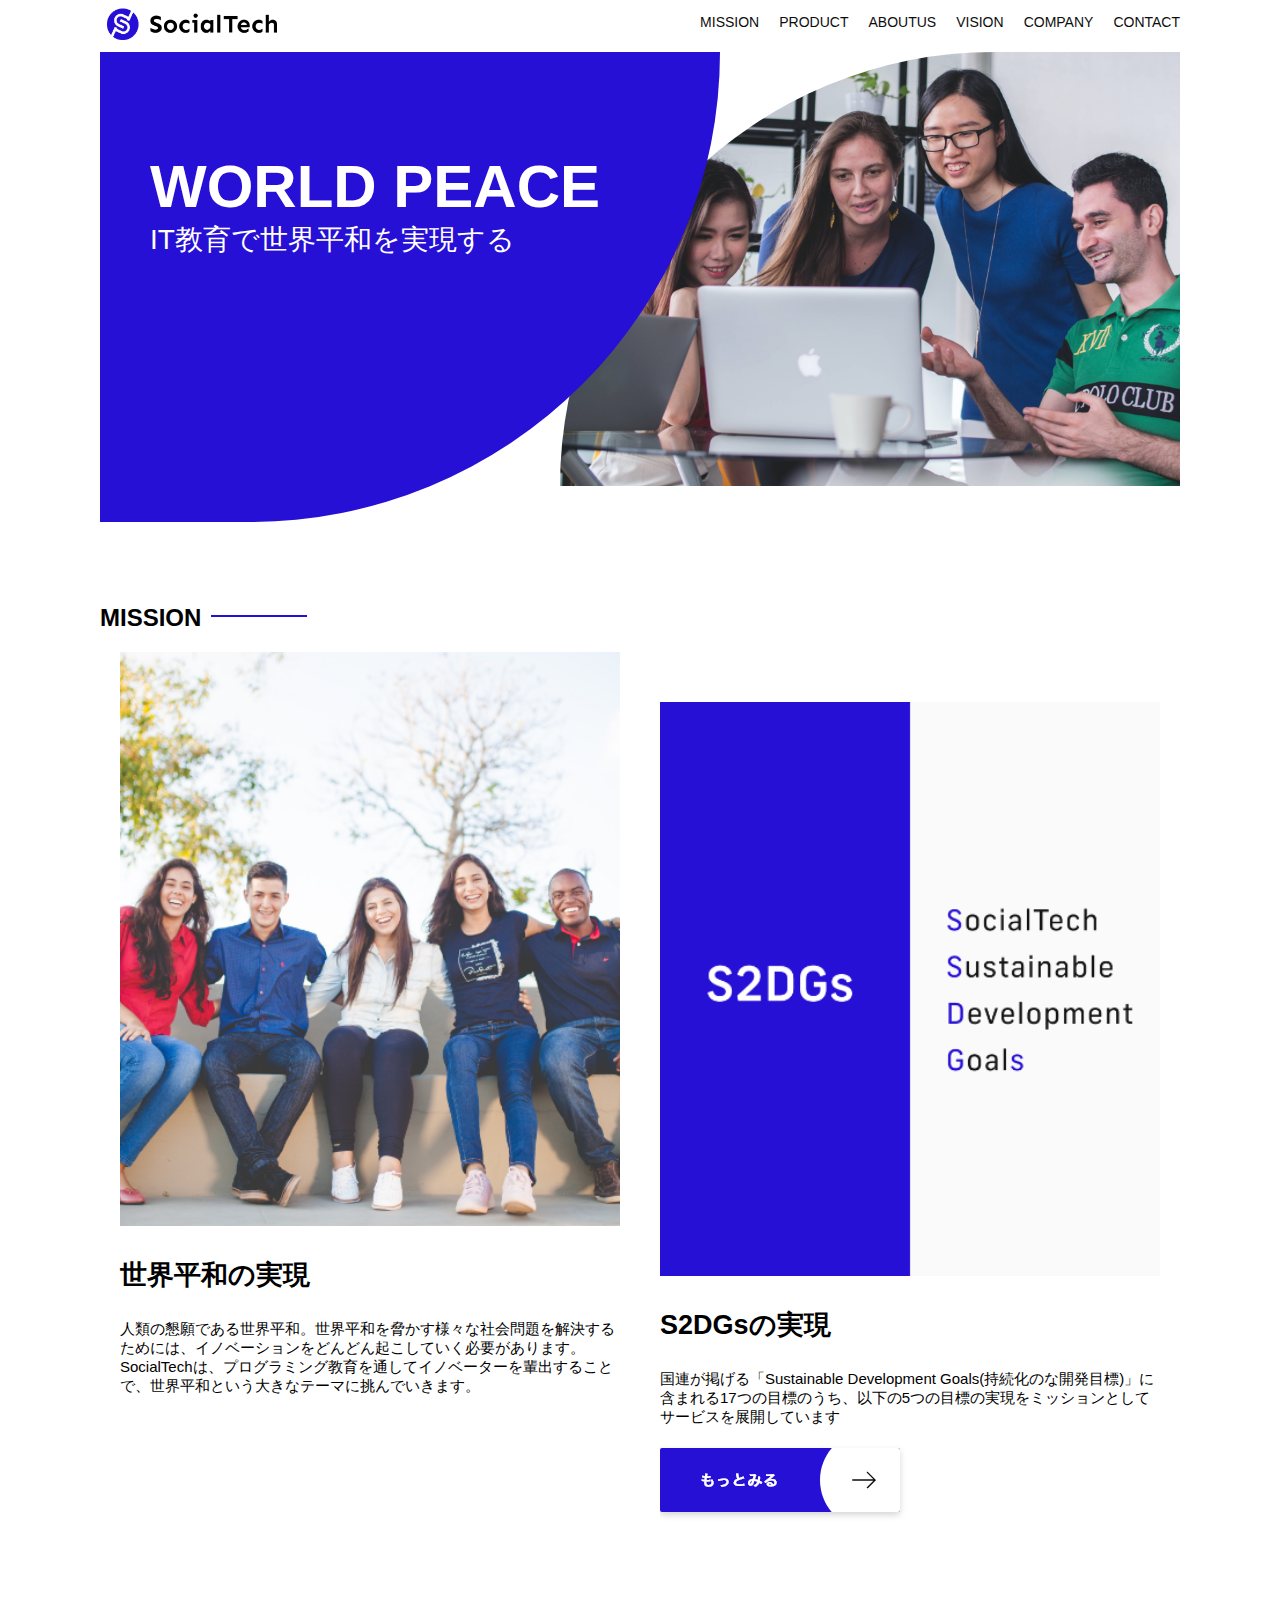
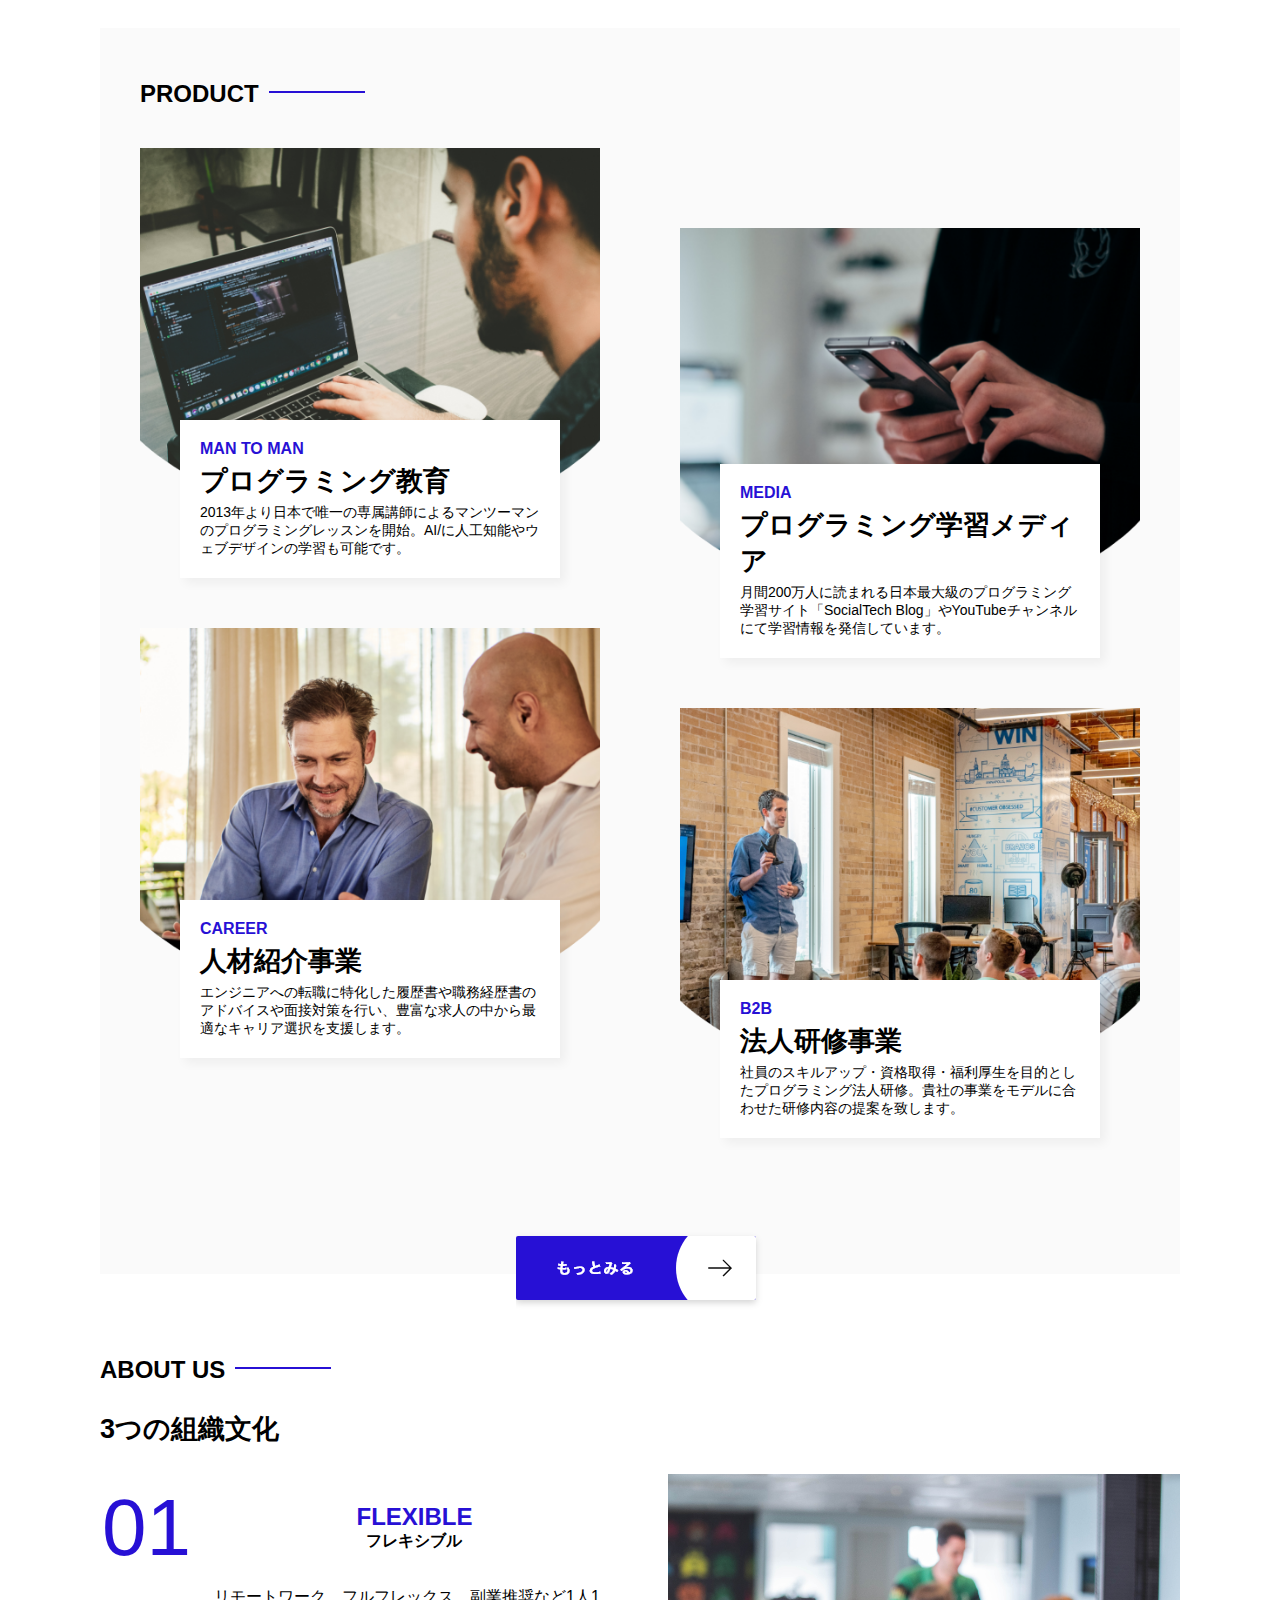
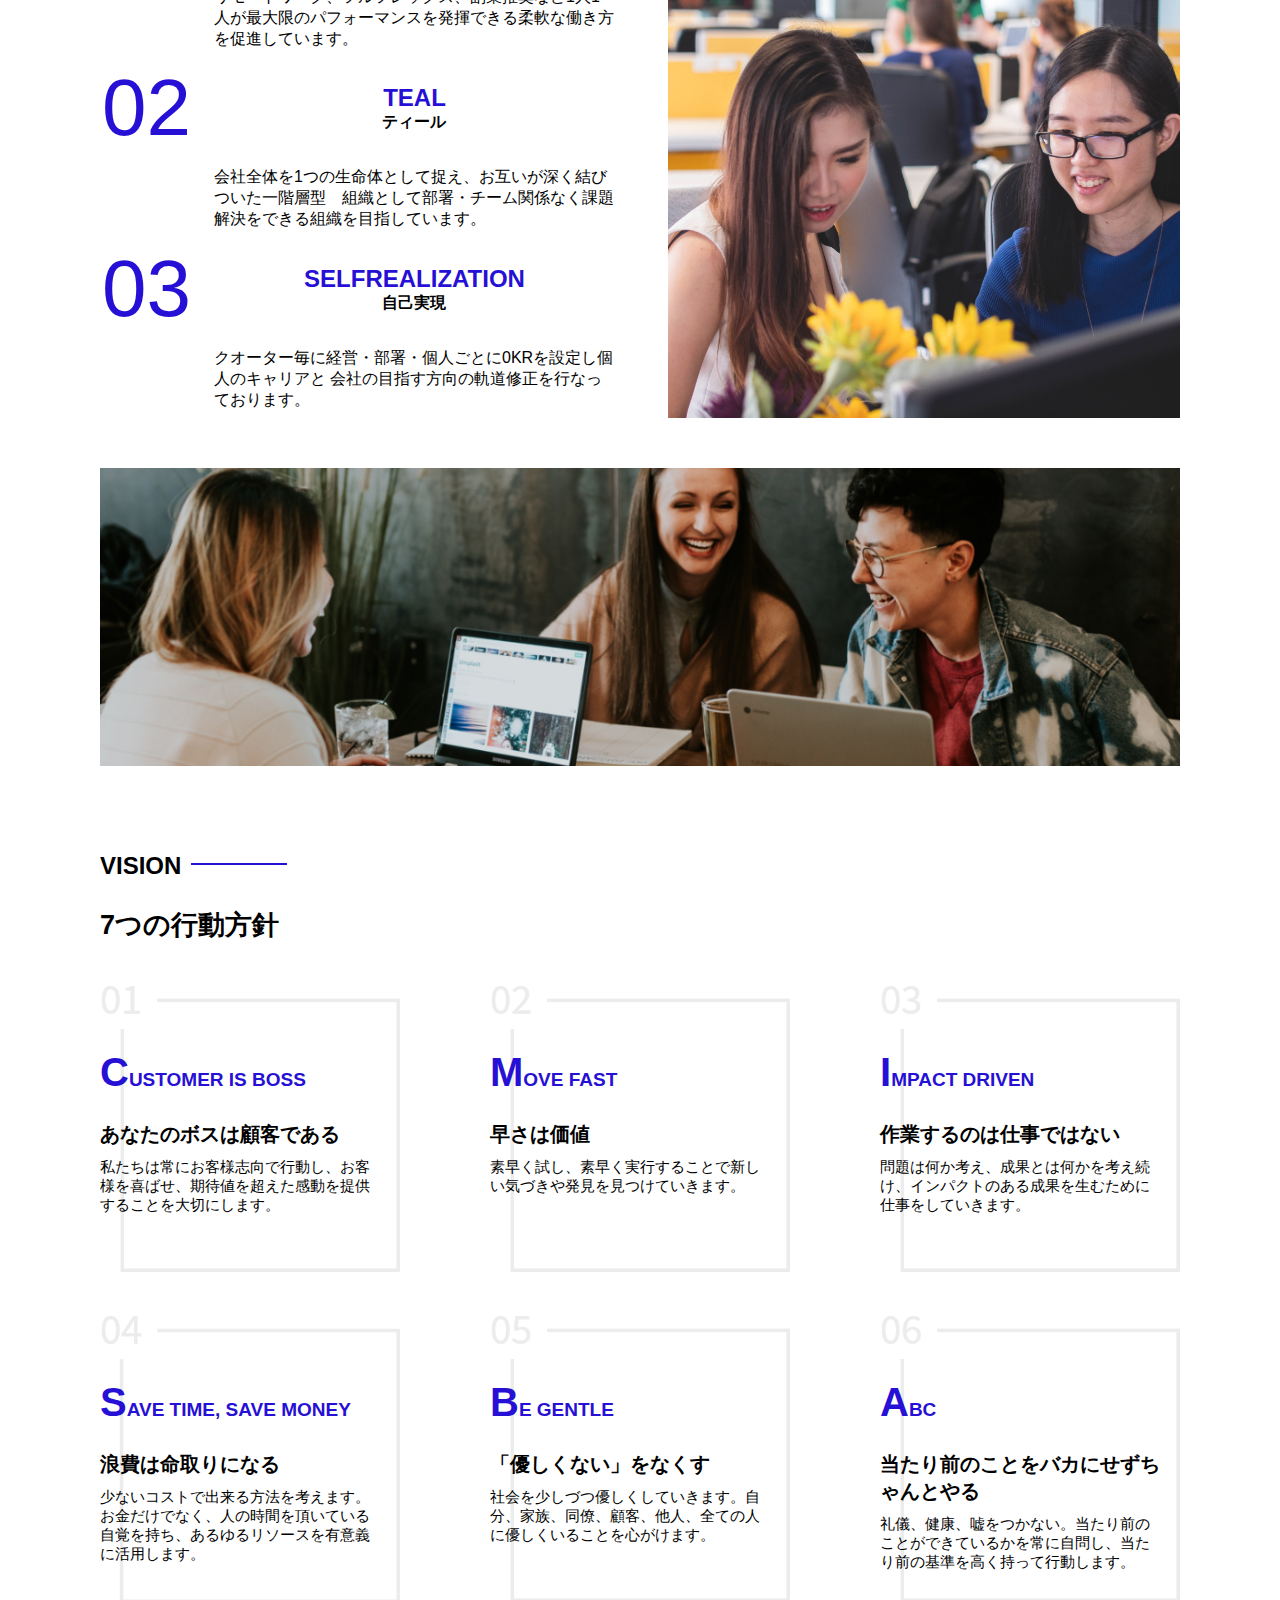
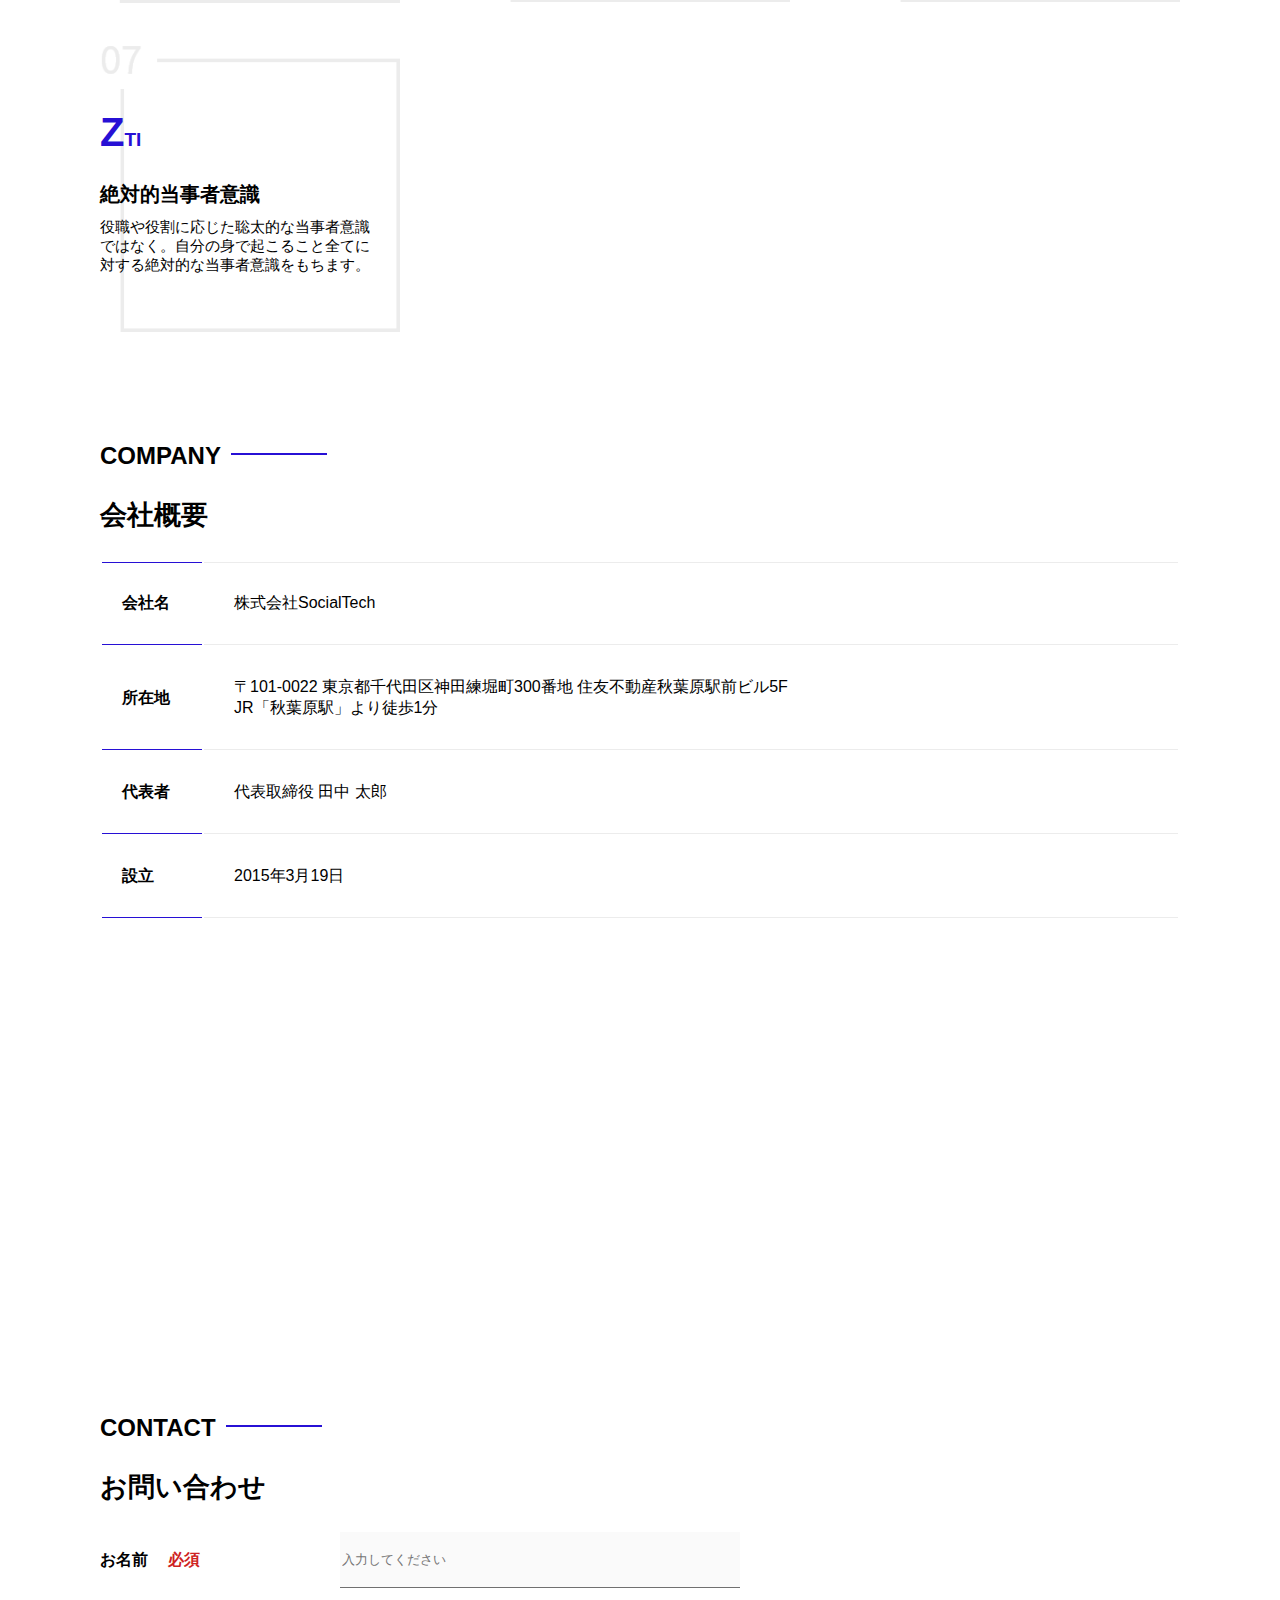
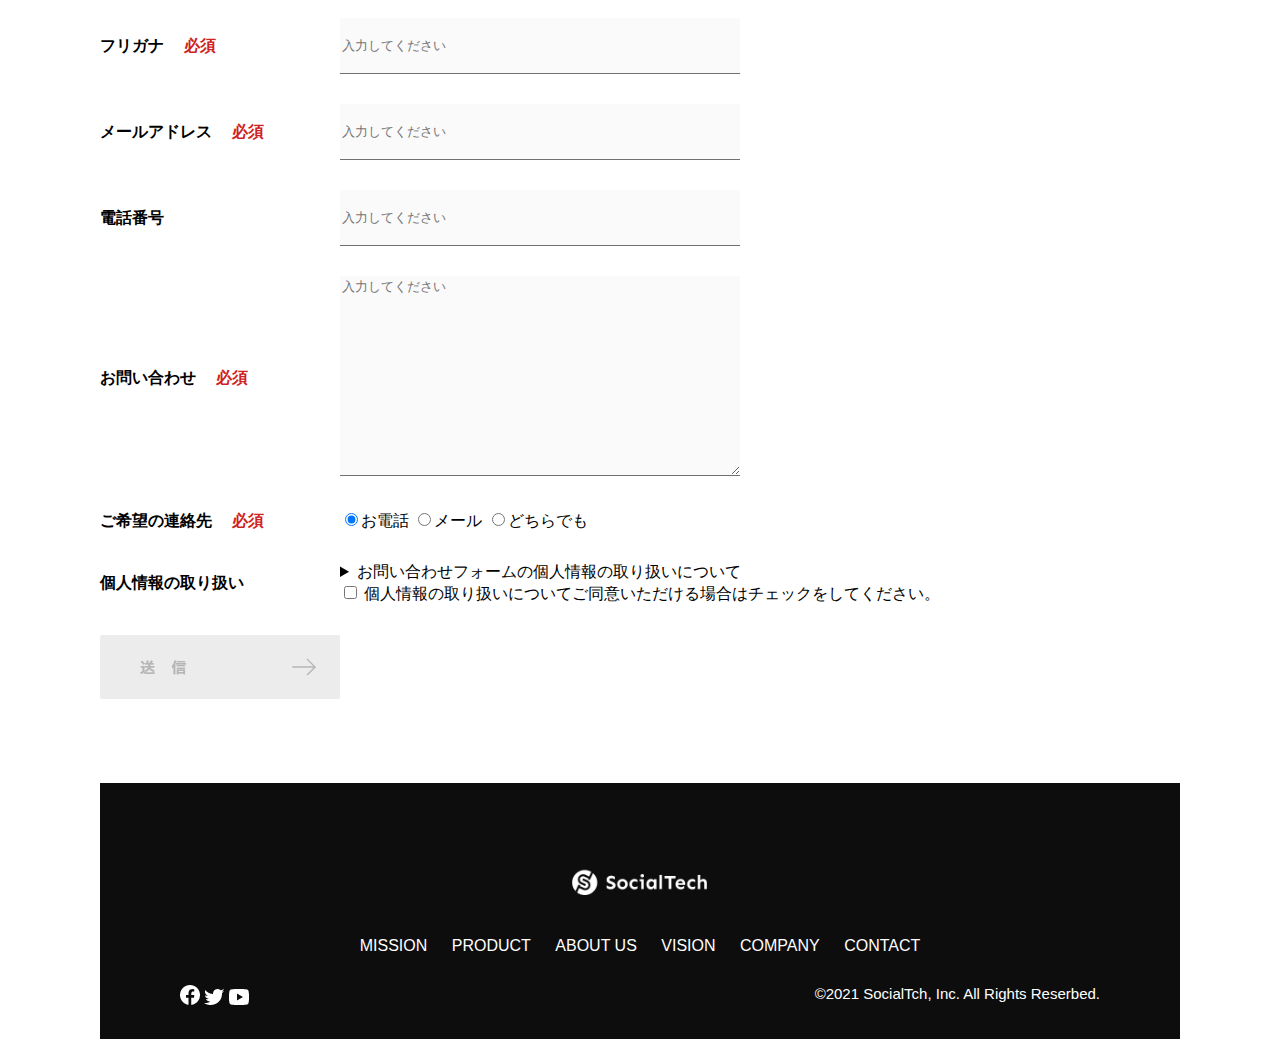
<file: index.html>
<!DOCTYPE html>
<html>
    <head>
        <title>SocialTech</title>
        <meta charset="utf-8">
        <meta name="description" content="SocialTechはEdTech業界のリーディングカンパニーを目指します。">
        <meta name="viewport" content="width=device-width, initial-scale=1.0">
        <link rel="stylesheet" href="style.css">
    </head>
    <body>
        <header>
            <a href="index.html" id="logo">
                <img src="images/logo.png" alt="トップページに戻る">
            </a>
            <nav id="nav-pc">
                <ul>
                    <li><a href="mission.html">MISSION</a></li>
                    <li><a href="product.html">PRODUCT</a></li>
                    <li><a href="index.html#aboutus">ABOUTUS</a></li>
                    <li><a href="index.html#vision">VISION</a></li>
                    <li><a href="index.html#company">COMPANY</a></li>
                    <li><a href="index.html#contact">CONTACT</a></li>
                </ul>
            </nav>
            <button id="menu-sp" onclick="document.getElementById('nav-sp').style.display = 'block'">
                <img src="images/button-menu.png" alt="ナビゲーションを開く">
            </button>
            <div id="nav-sp">
                <button id="close" onclick="document.getElementById('nav-sp').style.display = 'none'">
                    <img src="images/button-close.png" alt="ナビゲーションを閉じる">
                </button>
                <nav>
                    <ul>
                        <li>
                            <a id="logo-sp" href="index.html" onclick="document.get.ElementById('nav-sp').style.display = 'none'"><img src="images/logo-sp.png" alt="トップページに戻る"></a>
                        </li>
                        <li><a class="menu" href="mission.html" onclick="document.getElementById('nav-sp').style.display = 'none'">MISSION</a></li>
                        <li><a class="menu" href="product.html" onclick="document.getElementById('nav-sp').style.display = 'none'">PRODUCT</a></li>
                        <li><a class="menu" href="index.html#aboutus" onclick="document.getElementById('nav-sp').style.display = 'none'">ABOUT US</a></li>
                        <li><a class="menu" href="index.html#vision" onclick="document.getElementById('nav-sp').style.display = 'none'">VISION</a></li>
                        <li><a class="menu" href="index.html#company" onclick="document.getElementById('nav-sp').style.display = 'none'">COMPANY</a></li>
                        <li><a class="menu" href="index.html#contact" onclick="document.getElementById('nav-sp').style.display = 'none'">CONTACT</a></li>
                    </ul>
                </nav>
                <div id="sns">
                    <a href="https://www.facebook.com/sejuku2013">
                        <img src="images/button-facebook.png" alt="Facebookのリンク">
                    </a>
                    <a href="https://twitter.com/samuraijuku">
                        <img src="images/button-twitter.png" a;t="Twitterのリンク">
                    </a>
                    <a href="https://www.youtube.com/channnel/UCCF0Q05aDK0xXam4cUQXT8g">
                        <img src="images/button-youtube.png" alt="Youtubeのリンク">
                    </a>
                </div>
            </div>
        </header>
        <main>
            <article>
                <section id="main-visual">
                    <div id="main-message">
                        <h1>WORLD PEACE</h1>
                        <p>IT教育で世界平和を実現する</p>
                    </div>
                    <img src="images/index/index-main.png" alt="PCの周りに集まる多国籍の仲間たち">
                </section>
                <section id="mission">
                    <h2 class="index-h2">MISSION</h2>
                    <div id="mission-flex">
                        <div>
                            <img id="mission-photo" src="images/index/index-mission.png" alt="屋外のベンチで写真を撮影する多国籍の仲間">
                            <h3>世界平和の実現</h3>
                            <p>人類の懇願である世界平和。世界平和を脅かす様々な社会問題を解決するためには、イノベーションをどんどん起こしていく必要があります。SocialTechは、プログラミング教育を通してイノベーターを輩出することで、世界平和という大きなテーマに挑んでいきます。</p>
                        </div>
                        <div>
                            <img id="s2dgs" src="images/index/s2dgs.png" alt="S2DGs">
                            <h3>S2DGsの実現</h3>
                            <p>国連が掲げる「Sustainable Development Goals(持続化のな開発目標)」に含まれる17つの目標のうち、以下の5つの目標の実現をミッションとしてサービスを展開しています</p>
                            <a href="mission.html">
                                <img src="images/button-more.png" alt="もっと見る">
                            </a>
                        </div>
                    </div>
                </section>
                <!-- プロダクト -->
                <section id="product">
                    <h2 class="index-h2">PRODUCT</h2>
                    <div class="product-flex">
                        <div id="product-left">
                            <div>
                                <img class="product-photo" src="images/index/index-mantoman.png" alt="PCでコードを書く男性">
                                <div class="product-explain">
                                    <span>MAN TO MAN</span>
                                    <h3>プログラミング教育</h3>
                                    <p>2013年より日本で唯一の専属講師によるマンツーマンのプログラミングレッスンを開始。AI/に人工知能やウェブデザインの学習も可能です。</p>
                                </div>
                            </div>
                            <div>
                                <img class="product-photo" src="images/index/index-career.png" alt="笑顔で話し合う2人の男性">
                                <div class="product-explain">
                                    <span>CAREER</span>
                                    <h3>人材紹介事業</h3>
                                    <p>エンジニアへの転職に特化した履歴書や職務経歴書のアドバイスや面接対策を行い、豊富な求人の中から最適なキャリア選択を支援します。</p>
                                </div>
                            </div>
                        </div>
                        <div id="product-right">
                            <div>
                                <img class="product-photo" src="images/index/index-media.png" alt="スマートフォンを操作する人">
                                <div class="product-explain">
                                    <span>MEDIA</span>
                                    <h3>プログラミング学習メディア</h3>
                                    <p>月間200万人に読まれる日本最大級のプログラミング学習サイト「SocialTech Blog」やYouTubeチャンネルにて学習情報を発信しています。</p>
                                </div>
                            </div>
                            <div>
                                <img class="product-photo" src="images/index/index-b2b.png" alt="公演中の男性とそれを聞く人々">
                                <div class="product-explain">
                                    <span>B2B</span>
                                    <h3>法人研修事業</h3>
                                    <p>社員のスキルアップ・資格取得・福利厚生を目的としたプログラミング法人研修。貴社の事業をモデルに合わせた研修内容の提案を致します。</p>
                                </div>
                            </div>
                        </div>
                    </div>
                    <div id="product-more">
                        <a href="product.html">
                            <img src="images/button-more.png" alt="もっと見る">
                        </a>
                    </div>
                </section>
                <!-- ABOUT US-->
                 <section id="aboutus">
                    <h2 class="index-h2">ABOUT US</h2>
                    <h3>3つの組織文化</h3>
                    <div>
                        <table class="culture-table">
                            <tr>
                                <td class="culture-num">01</td>
                                <th><span class="culture-en">FLEXIBLE</span><br>フレキシブル</th>
                            </tr>
                            <tr>
                                <td>
                                </td>
                                <td class="culture-description">リモートワーク、フルフレックス、副業推奨など1人1人が最大限のパフォーマンスを発揮できる柔軟な働き方を促進しています。</td>
                            </tr>
                            <tr>
                                <td class="culture-num">02</td>
                                <th><span class="culture-en">TEAL</span><br>ティール</th>
                            </tr>
                            <tr>
                                <td>
                                </td>
                                <td class="culture-description">会社全体を1つの生命体として捉え、お互いが深く結びついた一階層型　組織として部署・チーム関係なく課題解決をできる組織を目指しています。</td>
                            </tr>
                            <tr>
                                <td class="culture-num">03</td>
                                <th><span class="culture-en">SELFREALIZATION</span><br>自己実現</th>
                            </tr>
                            <tr>
                                <td>
                                </td>
                                <td class="culture-description">クオーター毎に経営・部署・個人ごとに0KRを設定し個人のキャリアと 会社の目指す方向の軌道修正を行なっております。</td>
                            </tr>
                        </table>
                        <img class="culture-img" src="images/index/index-aboutus1.png" alt="笑顔で話し合う2人の女性">
                    </div>
                    <img class="culture-img2" src="images/index/index-aboutus2.png" alt="笑顔で話し合う3人の男女">
                </section>
                <section id="vision">
                    <h2 class="index-h2">VISION</h2>
                    <h3>7つの行動方針</h3>
                    <div>
                        <div class="vision-box">
                            <img src="images/index/vision-01.png" alt="01">
                            <div>
                                <h4>CUSTOMER IS BOSS</h4>
                                <h5>あなたのボスは顧客である</h5>
                                <p>私たちは常にお客様志向で行動し、お客様を喜ばせ、期待値を超えた感動を提供することを大切にします。</p>
                            </div>
                        </div>
                        <div class="vision-box">
                            <img src="images/index/vision-02.png" alt="02">
                            <div>
                                <h4>MOVE FAST</h4>
                                <h5>早さは価値</h5>
                                <p>素早く試し、素早く実行することで新しい気づきや発見を見つけていきます。</p>
                            </div>
                        </div>
                        <div class="vision-box">
                            <img src="images/index/vision-03.png" alt="03">
                            <div>
                                <h4>IMPACT DRIVEN</h4>
                                <h5>作業するのは仕事ではない</h5>
                                <p>問題は何か考え、成果とは何かを考え続け、インパクトのある成果を生むために仕事をしていきます。</p>
                            </div>
                        </div>
                        <div class="vision-box">
                            <img src="images/index/vision-04.png" alt="04">
                            <div>
                                <h4>SAVE TIME, SAVE MONEY</h4>
                                <h5>浪費は命取りになる</h5>
                                <p>少ないコストで出来る方法を考えます。お金だけでなく、人の時間を頂いている自覚を持ち、あるゆるリソースを有意義に活用します。</p>
                            </div>
                        </div>
                        <div class="vision-box">
                            <img src="images/index/vision-05.png" alt="05">
                            <div>
                                <h4>BE GENTLE</h4>
                                <h5>「優しくない」をなくす</h5>
                                <p>社会を少しづつ優しくしていきます。自分、家族、同僚、顧客、他人、全ての人に優しくいることを心がけます。</p>
                            </div>
                        </div>
                        <div class="vision-box">
                            <img src="images/index/vision-06.png" alt="06">
                            <div>
                                <h4>ABC</h4>
                                <h5>当たり前のことをバカにせずちゃんとやる</h5>
                                <p>礼儀、健康、嘘をつかない。当たり前のことができているかを常に自問し、当たり前の基準を高く持って行動します。</p>
                            </div>
                        </div>
                        <div class="vision-box">
                            <img src="images/index/vision-07.png" alt="07">
                            <div>
                                <h4>ZTI</h4>
                                <h5>絶対的当事者意識</h5>
                                <p>役職や役割に応じた聡太的な当事者意識ではなく。自分の身で起こること全てに対する絶対的な当事者意識をもちます。</p>
                            </div>
                        </div>
                    </div>
                </section>
                <section id="company">
                    <h2 class="index-h2">COMPANY</h2>
                    <h3>会社概要</h3>
                    <table id="company-table">
                        <tr>
                            <th class="tableheader tableheader-first">会社名</th>
                            <td class="cell cell-first">株式会社SocialTech</td>
                        </tr>
                        <tr>
                            <th class="tableheader">所在地</th>
                            <td class="cell">〒101-0022 東京都千代田区神田練堀町300番地 住友不動産秋葉原駅前ビル5F<br>JR「秋葉原駅」より徒歩1分</td>
                        </tr>
                        <tr>
                            <th class="tableheader">代表者</th>
                            <td class="cell">代表取締役 田中 太郎</td>
                        </tr>
                        <tr>
                            <th class="tableheader">設立</th>
                            <td class="cell">2015年3月19日</td>
                        </tr>
                    </table>
<iframe src="https://www.google.com/maps/embed?pb=!1m18!1m12!1m3!1d3240.068855133681!2d139.77207767578852!3d35.69992317258122!2m3!1f0!2f0!3f0!3m2!1i1024!2i768!4f13.1!3m3!1m2!1s0x60188fee13660e23%3A0x77137876edf742ac!2z5L2P5Y-L5LiN5YuV55Sj56eL6JGJ5Y6f6aeF5YmN44OT44Or!5e0!3m2!1sja!2sjp!4v1726741435538!5m2!1sja!2sjp" width="600" height="450" style="border:0;" allowfullscreen="" loading="lazy"></iframe>
                </section>
                <section id="contact">
                    <h2 class="index-h2">CONTACT</h2>
                    <h3>お問い合わせ</h3>
                    <form>
                        <div>
                            <div class="contact-heading">
                                <label class="contact-label">お名前<span class="contact-span">必須</span></label>
                            </div>
                            <div>
                                <input type="text" name="name" placeholder="入力してください" class="contact-textbox">
                            </div>
                        </div>
                        <div>
                            <div class="contact-heading">
                                <label class="contact-label">フリガナ<span class="contact-span">必須</span></label>
                            </div>
                            <div>
                                <input type="text" name="hurigana" placeholder="入力してください" class="contact-textbox">
                            </div>
                        </div>
                        <div>
                            <div class="contact-heading">
                                <label class="contact-label">メールアドレス<span class="contact-span">必須</span></label>
                            </div>
                            <div>
                                <input type="text" name="email" placeholder="入力してください" class="contact-textbox">
                            </div>
                        </div>
                        <div>
                            <div class="contact-heading">
                                <label class="contact-label">電話番号</label>
                            </div>
                            <div>
                                <input type="text" name="tel" placeholder="入力してください" class="contact-textbox">
                            </div>
                        </div>
                        <div>
                            <div class="contact-heading">
                                <label class="contact-label">お問い合わせ<span class="contact-span">必須</span></label>
                            </div>
                            <div>
                                <textarea class="contact-textarea" placeholder="入力してください" name="massage"></textarea>
                            </div>
                        </div>
                        <div>
                            <div class="contact-heading">
                                <label class="contact-label">ご希望の連絡先<span class="contact-span">必須</span></label>
                            </div>
                            <div>
                                <input class="radiobutton" type="radio" value="tel" name="contact" checked><label>お電話</label>
                                <input class="radiobutton" type="radio" value="mail" name="contact"><label>メール</label>
                                <input class="radiobutton" type="radio" value="both" name="contaxt"><lab    el>どちらでも</lanel>
                            </div>
                        </div>
                        <div>
                            <div class="contact-heading">
                                <label class="contact-label">個人情報の取り扱い</label>
                            </div>
                            <div>
                                <details>
                                    <summary>お問い合わせフォームの個人情報の取り扱いについて</summary>
                                    <div>
                                        <dl>
                                            <dt>1.　組織の名称または氏名</dt>
                                            <dd>株式会社SocialTech</dd>
                                            <dt>2.　個人情報保護管理者（若しくはその代理人）の氏名または職名、所属及び連絡先</dt>
                                            <dd>
                                                <p>鈴木　一郎　コーポレート部</p>
                                                <p>メールアドレス:samurai@exmple.com</p>
                                                <p>TEL:03-1234-5678</p>
                                            </dd>
                                            <dt>3.　個人情報の利用目的</dt>
                                            <dd>
                                                <ul>
                                                    <li>本サービスおよび本サービスに関連する情報の提供またはそれらに関する連絡のため</li>
                                                    <li>ユーザーの本人確認のため</li>
                                                    <li>当社の商品等の広告または宣伝（電子メールによるものを含むものとします。）</li>
                                                </ul>
                                            </dd>
                                            <dt>4.　個人情報の取り扱い業務の委託</dt>
                                            <dd>個人情報の取り扱い業務の全部又は一部を外部に業務委託する場合があります。その際、弊社は、個人情報を適切に保護できる管理体制をしき実行していることを条件として委託先を厳選したうえで、機密保持条約を委託先と締結し、お客様の個人情報を厳密に管理させます。</dd>
                                            <dt>5.　個人情報の開示等の請求</dt>
                                            <dd>お客様は、弊社に対してご自身の個人情報の開示等（利用目的の通知、開示、内容の訂正・追加・削除、利用の停止又は消去、第三者への提供の停止）に関して、当社問い合わせ窓口に申し出ることができます。<br>
                                                その際、弊社はお客様ご本人を確認させていただいた上で、合理的な期間内に対応いたします。<br>
                                                なお、個人情報に関する弊社問い合わせ先は、次の通りです。
                                            </dd>
                                            <dd>
                                                <p>株式会社SocialTech　個人情報問い合わせ窓口</p>
                                                <p>〒150-0043 東京都千代田区神田練塀町300番地　住友不動産秋葉原駅前ビル5F</p>
                                                <p>メールアドレス:samurai@example.com　TEL:03-1234-5678</p>
                                            </dd>

                                            <dt>6.　個人情報を提供されることの任意性について</dt>
                                            <dd>お客様がご自身の個人情報を弊社に提供されるか否かは、お客様のご判断によりますが、もしご提供されない場合には、適切なサービスが提供できない場合がありますので予めご了承ください。</dd>
                                        </dl>
                                    </div>
                                </details>
                                <input type="checkbox" name="agree">
                                <span>個人情報の取り扱いについてご同意いただける場合はチェックをしてください。</span>
                            </div>
                        </div>
                        <input type="image" src="images/button-submit.png" alt="送信する">
                    </form>
                </section>
            </article>
        </main>
        <footer>
            <div id="footer-logo">
                <img src=images/logo-sp.png alt="SocialTech">
            </div>
            <div id="footer-link">
                    <a href="mission.html">MISSION</a>
                    <a href="product.html">PRODUCT</a>
                    <a href="index.html#aboutus">ABOUT US</a>
                    <a href="index.html#vision">VISION</a>
                    <a href="index.html#company">COMPANY</a>
                    <a href="index.html#contact">CONTACT</a>
            </div>
            <div id="sns-footer">
                <div class="sns-btns">
                    <a href="https://www.facebook.com/sejuku2013"><img src="images/button-facebook.png" alt="Facebookのリンク"></a>
                    <a href="https://twitter.com/samuraijuku"><img src="images/button-twitter.png" alt="Twitterのリンク"></a>
                    <a href="https://www.youtube.com/channel/UCCF0Q05aDK0xXam4cUQXT8g"><img src="images/button-youtube.png" alt="YouTubeのリンク"></a>
                </div>
                <p id="copyright">&copy;2021 SocialTch, Inc. All Rights Reserbed.</p>
            </div> 
        </footer>
    </body>
</html>
</file>
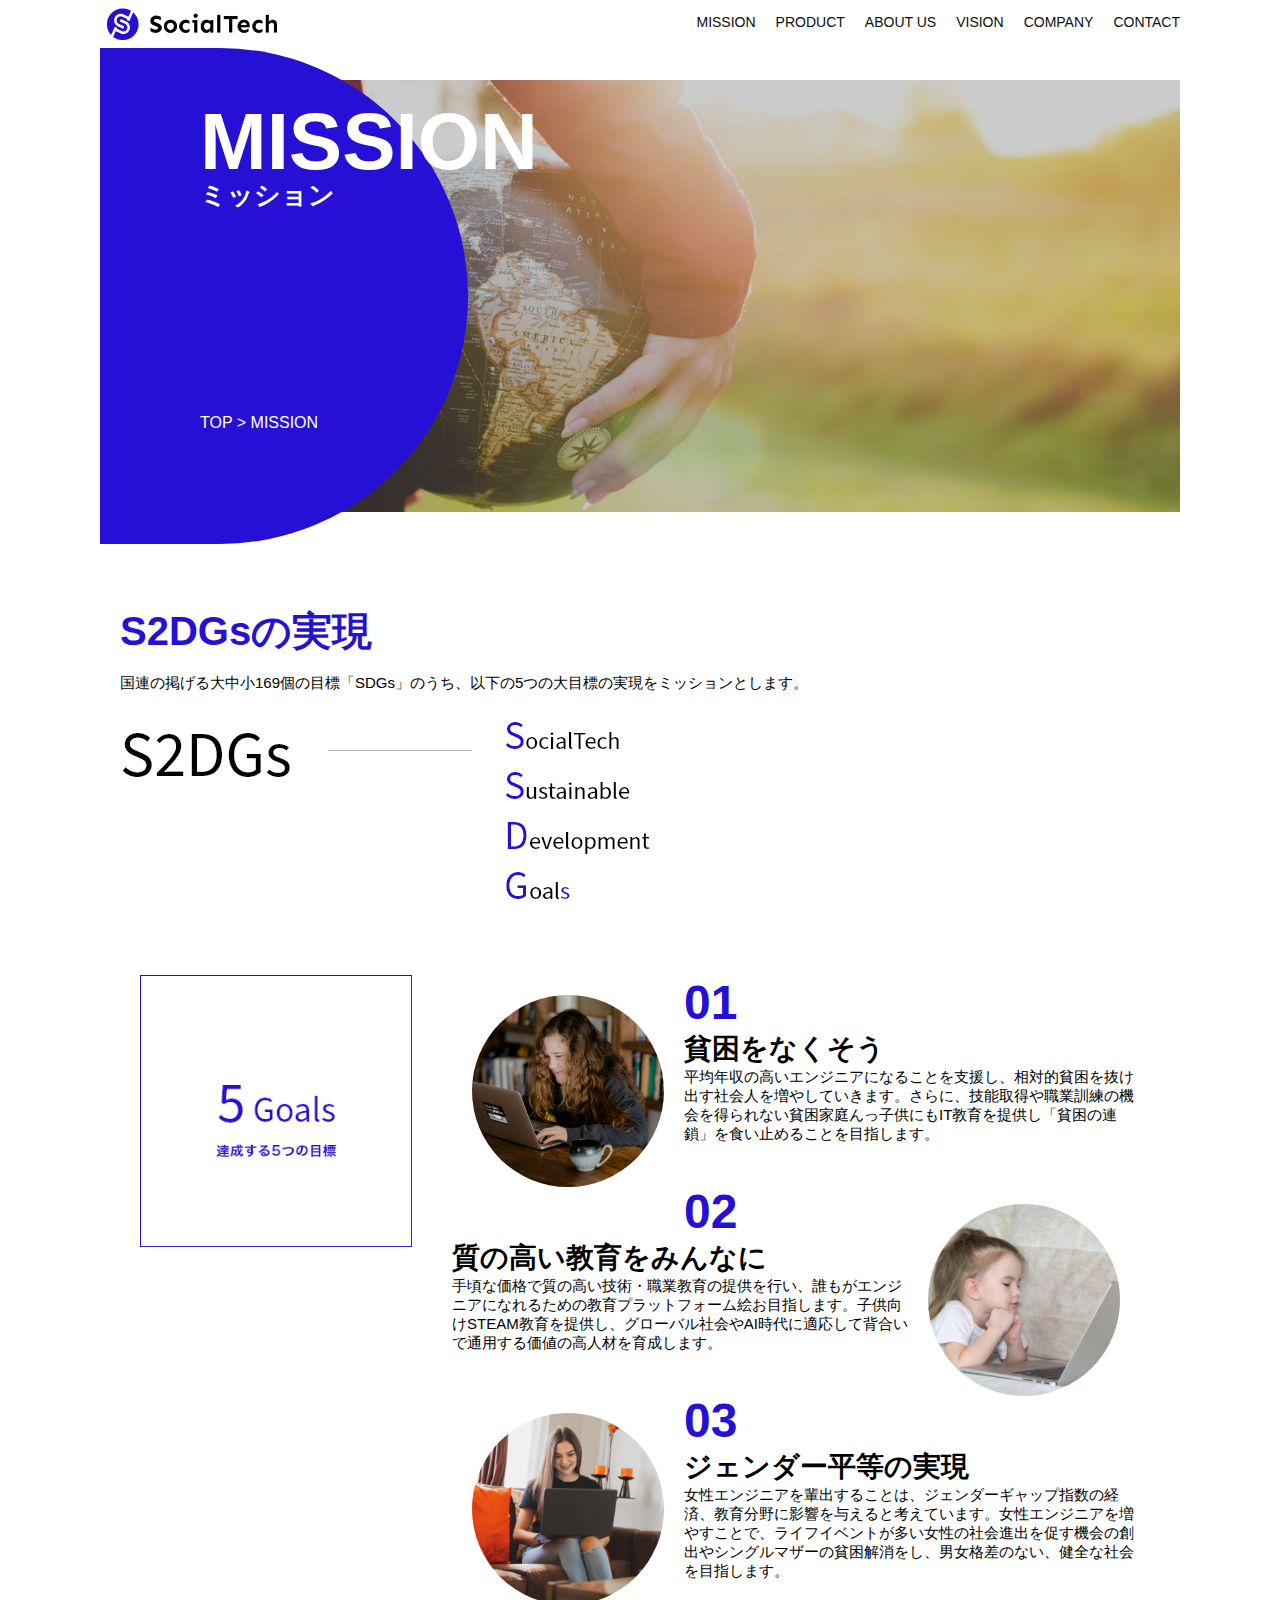
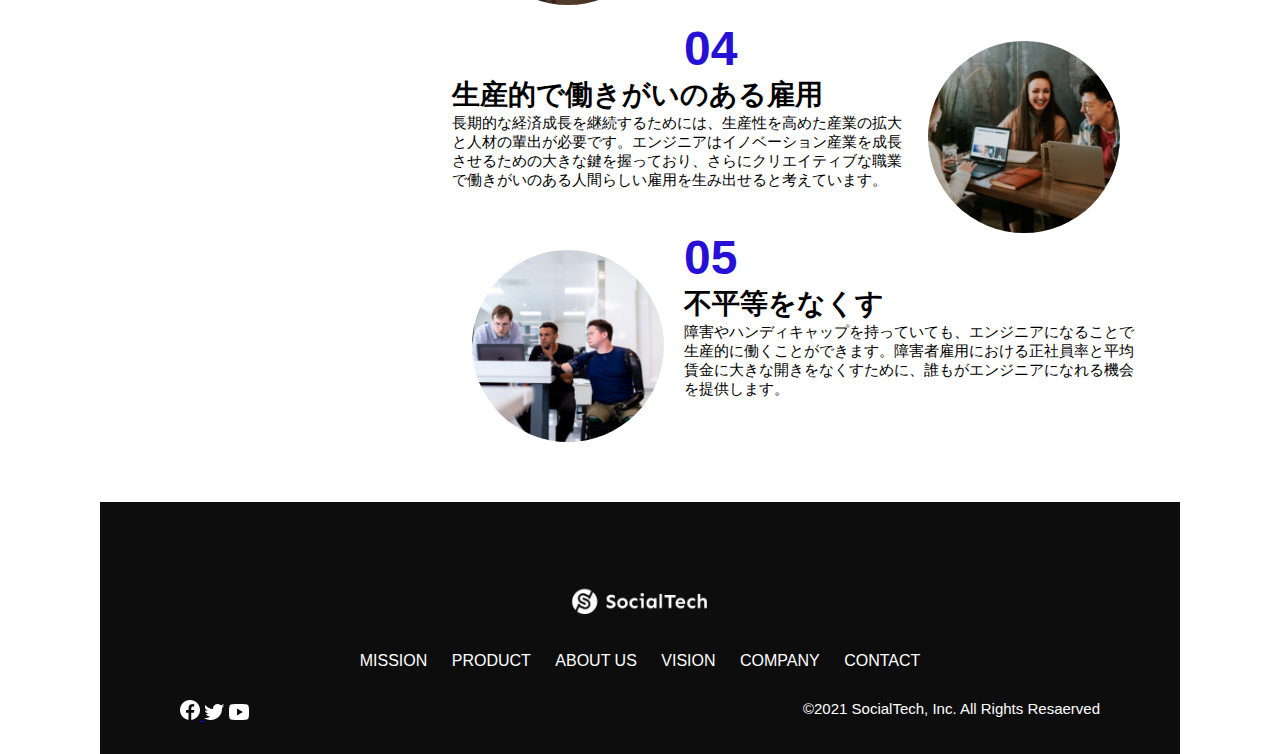
<file: mission.html>
<!DOCTYPE>
<html>
    <head>
        <title>SocialTech - MISSION ミッション -></title>
        <meta charset="utf-8">
        <meta name="description" content="SocialTechが目指す5つの目標(S2DGs)を紹介します">
        <meta name="viewport" content="width=device-width,initial-scale=1.0">
        <link rel="stylesheet" href="style.css">
    </head>
    <body>
        <!-- ヘッダー -->
        <header>
            <!-- ロゴ -->
            <a href="index.html" id="logo">
                <img src="images/logo.png" alt="トップページに戻る">
            </a>
            <!-- PC用ナビゲーション -->
             <nav id="nav-pc">
                <ul>
                    <li><a href="mission.html">MISSION</a></li>
                    <li><a href="product.html">PRODUCT</a></li>
                    <li><a href="index.html#aboutus">ABOUT US</a></li>
                    <li><a href="index.html#vision">VISION</a></li>
                    <li><a href="index.html#company">COMPANY</a></li>
                    <li><a href="index.html#contact">CONTACT</a></li>
                </ul>
            </nav>
            <!-- スマホ用メニューボタン -->
             <button id="menu-sp" onclick="document.getElementById('nav-sp').style.display = 'block'">
                <img src="images/button-menu.png" alt="ナビゲーションを開く">
            </button>

            <!-- スマホ用ナビゲーション -->
            <div id="nav-sp">
                <button id="close" onclick="document.getElementById('nav-sp').style.display = 'none'">
                    <img src="images/button-close.png" alt="ナビゲーションを閉じる">
                </button>
                <nav>
                    <ul>
                        <li><a id="logo-sp" href="index.html" onclick="document.getElementById('nav-sp').style.display = 'none'"><img src="images/logo-sp.png" alt="トップページに戻る">
                        </li> 
                        <li><a class="menu" href="mission.html" onclick="document.getElementById('nav-sp').style.display = 'none'">MISSION</a></li>
                        <li><a class="menu" href="product.html" onclick="document.getElementById('nav-sp').style.display = 'none'">PRODUCT</a></li>
                        <li><a class="menu" href="index.html#aboutus" onclick="document.getElementById('nav-sp').style.display = 'none'">ABOUT US</a></li>
                        <li><a class="menu" href="index.html#vision" onclick="document.getElementById('nav-sp').style.display = 'none'">VISIOM</a></li>
                        <li><a class="menu" href="index.html#company" onclick="document.getElementById('nav-sp').style.display = 'none'">COMPANY</a></li>
                        <li><a class="menu" href="index.html#contact" onclick="document.getElementById('nav-sp').style.display = 'none'">CONTACT</a></li>
                    </ul>
                </nav>
                <div id="sns">
                    <a href="https://www.facebook.com/sejuku2013">
                        <img src="images/button-facebook.png" alt="Facebookのリンク">
                    </a>
                    <a href="https://twitter.com/samuraijuku">
                        <img src="images/button-twitter.png" alt="Twitterのリンク">
                    </a>
                    <a href="https://www.youtube.com/channel/UCCF0Q05aDK0xXam4cUQXT8g">
                        <img src="images/button-youtube.png" alt="Youtubeへのリンク">
                    </a>
                </div>
            </div>
        </header>
        <main>
            <article>
                <section id="mission-main">
                    <div class="mission-main-inner">
                        <div id="mission-title">
                            <h1>MISSION<br><span>ミッション</span></h1>
                            <p>TOP > MISSION</p>
                        </div>
                    </div>
                </section>
                <section id="mission-s2dgs">
                    <h2 class="mission-h2">S2DGsの実現</h2>
                    <p>国連の掲げる大中小169個の目標「SDGs」のうち、以下の5つの大目標の実現をミッションとします。</p>
                    <img src="images/mission/mission-s2dgs.png" alt="S2DGs">
                </section>
                <section id="mission-five-goals">
                    <div class="five-goals-image">
                        <img src="images/mission/mission-5goals.png" alt="5Goals">
                    </div>
                    <div class="five-goals-read">
                        <div>
                            <img class="fivegoals-image-left" src="images/mission/mission-5goals01.png" alt="PCを操作する女の子">
                            <span class="fivegoals-number">01</span>
                            <h3 class="fivegoals-h3">貧困をなくそう</h3>
                            <p class="fivegoals-p">平均年収の高いエンジニアになることを支援し、相対的貧困を抜け出す社会人を増やしていきます。さらに、技能取得や職業訓練の機会を得られない貧困家庭んっ子供にもIT教育を提供し「貧困の連鎖」を食い止めることを目指します。</p>
                        </div>
                        <div>
                            <img class="fivegoals-image-right" src="images/mission/mission-5goals02.png" alt="PCを見つめる小さい女の子">
                            <span class="fivegoals-number">02</span>
                            <h3 class="fivegoals-h3">質の高い教育をみんなに</h3>
                            <p class="fivegoals-p">手頃な価格で質の高い技術・職業教育の提供を行い、誰もがエンジニアになれるための教育プラットフォーム絵お目指します。子供向けSTEAM教育を提供し、グローバル社会やAI時代に適応して背合いで通用する価値の高人材を育成します。</p>
                        </div> 
                        <div>
                            <img class="fivegoals-image-left" src="images/mission/mission-5goals03.png" alt="PCを操作する女性">
                            <span class="fivegoals-number">03</span>
                            <h3 class="fivegoals-h3">ジェンダー平等の実現</h3>
                            <p class="fivegoals-p">女性エンジニアを輩出することは、ジェンダーギャップ指数の経済、教育分野に影響を与えると考えています。女性エンジニアを増やすことで、ライフイベントが多い女性の社会進出を促す機会の創出やシングルマザーの貧困解消をし、男女格差のない、健全な社会を目指します。</p>
                        </div> 
                        <div>
                            <img class="fivegoals-image-right" src="images/mission/mission-5goals04.png" alt="笑顔で話し合う3人の男女">
                            <span class="fivegoals-number">04</span>
                            <h3 class="fivegoals-h3">生産的で働きがいのある雇用</h3>
                            <p class="fivegoals-p">長期的な経済成長を継続するためには、生産性を高めた産業の拡大と人材の輩出が必要です。エンジニアはイノベーション産業を成長させるための大きな鍵を握っており、さらにクリエイティブな職業で働きがいのある人間らしい雇用を生み出せると考えています。</p>
                        </div> 
                        <div>
                            <img class="fivegoals-image-left" src="images/mission/mission-5goals05.png" alt="障害を持つ男性が生き生きと働く様子">
                            <span class="fivegoals-number">05</span>
                            <h3 class="fivegoals-h3">不平等をなくす</h3>
                            <p class="fivegoals-p">障害やハンディキャップを持っていても、エンジニアになることで生産的に働くことができます。障害者雇用における正社員率と平均賃金に大きな開きをなくすために、誰もがエンジニアになれる機会を提供します。</p>
                        </div>
                    </div> 
                </section>
            </article>
        </main>
        <footer>
            <div id="footer-logo">
                <img src="images/logo-sp.png" alt="Socialtech">
            </div>
            <div id="footer-link">
                <a href="mission.html">MISSION</a>
                <a href="product.html">PRODUCT</a>
                <a href="index.html#aboutus">ABOUT US</a>
                <a href="index.html#vision">VISION</a>
                <a href="index.html#company">COMPANY</a>
                <a href="index.html#contact">CONTACT</a>
            </div>
            <div id="sns-footer">
                <div class="sns-btns">
                    <a href="https://www.facebook.com/sejuku2013">
                        <img src="images/button-facebook.png" alt="Facebookのリンク">
                    </a>
                    <a href="https://twitter.com/samuraijuku"></a>
                        <img src="images/button-twitter.png" alt="Twitterのリンク">
                    </a>
                    <a href="https://www.youtube.com/channel/UCCF0Q05aDK0xXam4cUQXT8g">
                        <img src="images/button-youtube.png" alt="Youtubeへのリンク">
                    </a>
                </div>
                <p id="copyright">&copy;2021 SocialTech, Inc. All Rights Resaerved</p>
            </div>
        </footer>
    </body>
</html>
</file>
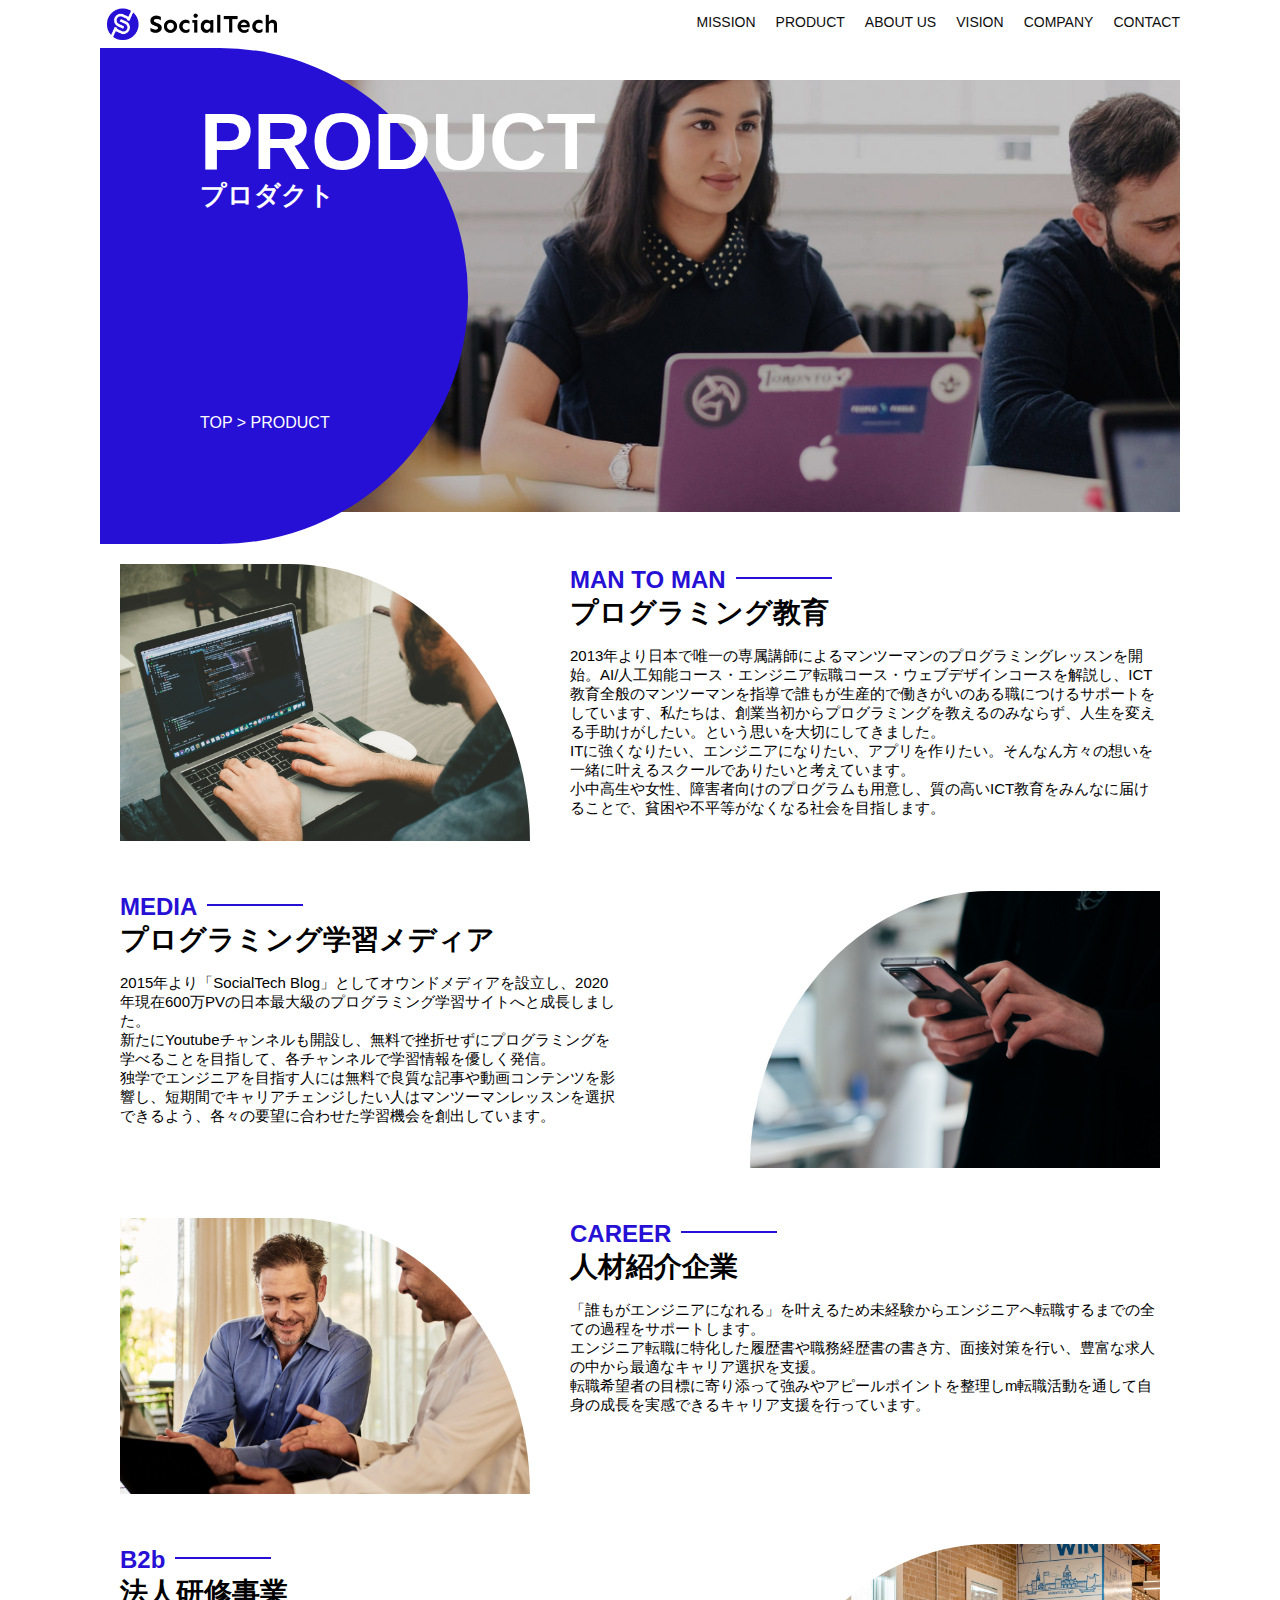
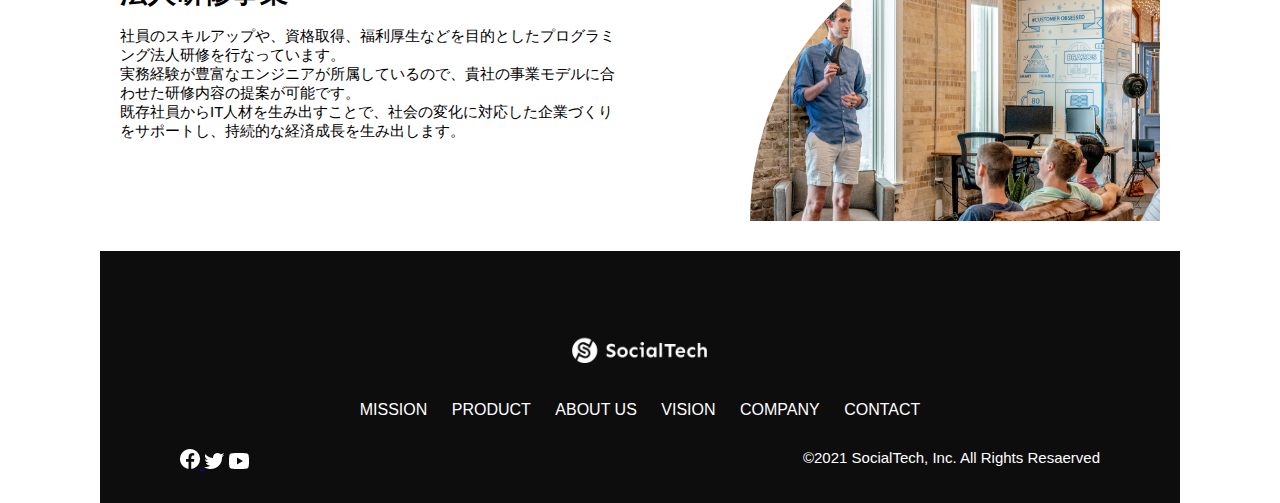
<file: product.html>
<!DOCTYPE>
<html>

<head>
    <title>SocialTech -PRODUCT プロダクト-</title>
    <meta charset="utf-8">
    <meta name="description" content="SocialTechの4つのプロダクトを紹介します">
    <meta name="viewport" content="width=device-width,initial-scale=1.0">
    <link rel="stylesheet" href="style.css">
</head>

<body>
    <!-- ヘッダー -->
    <header>
        <!-- ロゴ -->
        <a href="index.html" id="logo">
            <img src="images/logo.png" alt="トップページに戻る">
        </a>
        <!-- PC用ナビゲーション -->
        <nav id="nav-pc">
            <ul>
                <li><a href="mission.html">MISSION</a></li>
                <li><a href="product.html">PRODUCT</a></li>
                <li><a href="index.html#aboutus">ABOUT US</a></li>
                <li><a href="index.html#vision">VISION</a></li>
                <li><a href="index.html#company">COMPANY</a></li>
                <li><a href="index.html#contact">CONTACT</a></li>
            </ul>
        </nav>
        <!-- スマホ用メニューボタン -->
        <button id="menu-sp" onclick="document.getElementById('nav-sp').style.display = 'block'">
            <img src="images/button-menu.png" alt="ナビゲーションを開く">
        </button>

        <!-- スマホ用ナビゲーション -->
        <div id="nav-sp">
            <button id="close" onclick="document.getElementById('nav-sp').style.display = 'none'">
                <img src="images/button-close.png" alt="ナビゲーションを閉じる">
            </button>
            <nav>
                <ul>
                    <li><a id="logo-sp" href="index.html"
                            onclick="document.getElementById('nav-sp').style.display = 'none'"><img
                                src="images/logo-sp.png" alt="トップページに戻る">
                    </li>
                    <li><a class="menu" href="mission.html"
                            onclick="document.getElementById('nav-sp').style.display = 'none'">MISSION</a></li>
                    <li><a class="menu" href="product..html"
                            onclick="document.getElementById('nav-sp').style.display = 'none'">PRODUCT</a></li>
                    <li><a class="menu" href="index.html#aboutus"
                            onclick="document.getElementById('nav-sp').style.display = 'none'">ABOUT US</a></li>
                    <li><a class="menu" href="index.html#vision"
                            onclick="document.getElementById('nav-sp').style.display = 'none'">VISIOM</a></li>
                    <li><a class="menu" href="index.html#company"
                            onclick="document.getElementById('nav-sp').style.display = 'none'">COMPANY</a></li>
                    <li><a class="menu" href="index.html#contact"
                            onclick="document.getElementById('nav-sp').style.display = 'none'">CONTACT</a></li>
                </ul>
            </nav>
            <div id="sns">
                <a href="https://www.facebook.com/sejuku2013">
                    <img src="images/button-facebook.png" alt="Facebookのリンク">
                </a>
                <a href="https://twitter.com/samuraijuku">
                    <img src="images/button-twitter.png" alt="Twitterのリンク">
                </a>
                <a href="https://www.youtube.com/channel/UCCF0Q05aDK0xXam4cUQXT8g">
                    <img src="images/button-youtube.png" alt="Youtubeへのリンク">
                </a>
            </div>
        </div>
    </header>
    <main>
        <article>
            <section id="product-main">
                <div class="product-main-inner">
                    <div id="product-title">
                        <h1>PRODUCT<br><span>プロダクト</span></h1>
                        <p>TOP > PRODUCT</p>
                    </div>
                </div>
            </section>
            <section class="product-section product-section-left">
                <div class="product-section-img">
                    <img src="images/product/product-mantoman.png" alt="PCでコードを書く男性">
                </div>
                <div class="product-read">
                    <h2 class="product-h2">MAN TO MAN</h2>
                    <h3 class="product-h3">プログラミング教育</h3>
                    <p>2013年より日本で唯一の専属講師によるマンツーマンのプログラミングレッスンを開始。AI/人工知能コース・エンジニア転職コース・ウェブデザインコースを解説し、ICT教育全般のマンツーマンを指導で誰もが生産的で働きがいのある職につけるサポートをしています、私たちは、創業当初からプログラミングを教えるのみならず、人生を変える手助けがしたい。という思いを大切にしてきました。<br>ITに強くなりたい、エンジニアになりたい、アプリを作りたい。そんなん方々の想いを一緒に叶えるスクールでありたいと考えています。
                        <br>小中高生や女性、障害者向けのプログラムも用意し、質の高いICT教育をみんなに届けることで、貧困や不平等がなくなる社会を目指します。
                    </p>
                </div>
            </section>
            <section class="product-section product-section-right">
                <div class="product-read">
                    <h2 class="product-h2">MEDIA</h2>
                    <h3 class="product-h3">プログラミング学習メディア</h3>
                    <p>2015年より「SocialTech
                        Blog」としてオウンドメディアを設立し、2020年現在600万PVの日本最大級のプログラミング学習サイトへと成長しました。<br>新たにYoutubeチャンネルも開設し、無料で挫折せずにプログラミングを学べることを目指して、各チャンネルで学習情報を優しく発信。<br>独学でエンジニアを目指す人には無料で良質な記事や動画コンテンツを影響し、短期間でキャリアチェンジしたい人はマンツーマンレッスンを選択できるよう、各々の要望に合わせた学習機会を創出しています。
                    </p>
                </div>
                <div class="product-section-img">
                    <img src="images/product/product-media.png" alt="スマートフォンを操作する人">
                </div>
            </section>
            <section class="product-section product-section-left">
                <div class="product-section-img">
                    <img src="images/product/product-career.png" alt="笑顔で話し合う二人の男性">
                </div>
                <div class="product-read">
                    <h2 class="product-h2">CAREER</h2>
                    <h3 class="product-h3">人材紹介企業</h3>
                    <p>「誰もがエンジニアになれる」を叶えるため未経験からエンジニアへ転職するまでの全ての過程をサポートします。<br>エンジニア転職に特化した履歴書や職務経歴書の書き方、面接対策を行い、豊富な求人の中から最適なキャリア選択を支援。<br>転職希望者の目標に寄り添って強みやアピールポイントを整理しm転職活動を通して自身の成長を実感できるキャリア支援を行っています。<br>
                    </p>
                </div>
            </section>
            <section class="product-section product-section-right">
                <div class="product-read">
                    <h2 class="product-h2">B2b</h2>
                    <h3 class="product-h3">法人研修事業</h3>
                    <p>社員のスキルアップや、資格取得、福利厚生などを目的としたプログラミング法人研修を行なっています。<br>実務経験が豊富なエンジニアが所属しているので、貴社の事業モデルに合わせた研修内容の提案が可能です。<br>既存社員からIT人材を生み出すことで、社会の変化に対応した企業づくりをサポートし、持続的な経済成長を生み出します。
                    </p>
                </div>
                <div class="product-section-img">
                    <img src="images/product/product-b2b.png" alt="スマートフォンを操作する人">
                </div>
            </section>
        </article>
    </main>
    <footer>
        <div id="footer-logo">
            <img src="images/logo-sp.png" alt="Socialtech">
        </div>
        <div id="footer-link">
            <a href="mission.html">MISSION</a>
            <a href="product.html">PRODUCT</a>
            <a href="index.html#aboutus">ABOUT US</a>
            <a href="index.html#vision">VISION</a>
            <a href="index.html#company">COMPANY</a>
            <a href="index.html#contact">CONTACT</a>
        </div>
        <div id="sns-footer">
            <div class="sns-btns">
                <a href="https://www.facebook.com/sejuku2013">
                    <img src="images/button-facebook.png" alt="Facebookのリンク">
                </a>
                <a href="https://twitter.com/samuraijuku"></a>
                <img src="images/button-twitter.png" alt="Twitterのリンク">
                </a>
                <a href="https://www.youtube.com/channel/UCCF0Q05aDK0xXam4cUQXT8g">
                    <img src="images/button-youtube.png" alt="Youtubeへのリンク">
                </a>
            </div>
            <p id="copyright">&copy;2021 SocialTech, Inc. All Rights Resaerved</p>
        </div>
    </footer>
</body>

</html>
</file>
<file: style.css>
/* PC,スマホ共通スタイル*/
*{
    box-sizing: border-box;
}
p{
    font-size: 15px;
}
body{   
    max-width: 1080px;
    margin: 0 auto 0 auto;
    font-family: "Source Sans Pro", "Hiragino Kaku Gothic ProN", Meiryoa Arial, sans-serif;
}
header{
    display: flex;
    justify-content: space-between;
}
#nav-pc{
    font-size: 14px;
}
#nav-pc ul{
    display: flex;
    padding-left: 0;
}
#nav-pc li{
    list-style: none;
}
#nav-pc a{
    text-decoration: none;
    margin-left: 20px;
    color: #0d0d0d;
}
#nav-pc a:hover{
    text-decoration: underline;
}
#nav-sp,#menu-sp{
    display: none;
}
#main-visual{
    position: relative;
    height: 470px;
}

#main-message{
    position: absolute;
    top: 0;
    left: 0;
    background-color: #2710d5;
    color: #ffffff;
    border-radius: 0 0 476px 0;
    max-width: 620px;
    height: 100%;
    width: 100%;
    z-index: 11;
}
#main-message > h1{
    font-size: 60px;
    margin: 100px 0 0 50px;
}
#main-message > p{
    font-size: 28px;
    margin: 0 0 0 50px;
}
#main-visual > img{
    max-width: 620px;
    border-radius: 476px 0 0 0;
    position: absolute;
    top: 0;
    right: 0;
    z-index: 10;
}
h2{
    margin: 40px 0 0 0;
}
h2::after{
    content: url("images/line.png");
    margin-left: 10px;
}
h3{
    font-size: 27px;
}
#mission{
    margin: 80px auto 80px auto;
}
#mission-flex{
    display: flex;
}
#mission-flex > div{
    width: 50%;
    margin: 20px;
}
#mission-photo{
    width: 100%;
}
#s2dgs{
    margin-top: 50px;
    width: 100%;
}
#product{
    background-color: #fafafa;
    margin: 80px 0 80px 0;
    padding: 10px 40px 0px 40px;
}
#product .product-flex{
    margin-top: 40px;
    display: flex;
}
#product-left{
    width: 50%;
    margin-right: 20px;
}
#product-right{
    width: 50%;
    margin-left: 20px;
    margin-top: 80px;
}
#product-left > div{
    position: relative;
    height: 480px;
    margin-right: 20px;
}
#product-right > div{
    position: relative;
    height: 480px;
    margin-left: 20px;
}
.product-photo{
    width: 100%;
}
.product-explain{
    background-color: #ffffff;
    position: absolute;
    left: 0px;
    bottom: 50px;
    margin: 0px 40px 0px 40px;
    padding: 20px;
    box-shadow: 5px 5px 10px rgba(0,0,0,0.05);  
}
.product-explain > span{
    color: #2710d5;
    font-weight: bold;
    font-size: 16px;
    margin: 0px;
}
.product-explain > h3{
    margin: 5px 0px 5px 0px;
}
.product-explain > p{
    font-size: 14px;
    margin: 0px;
}
#product-more{
    text-align: center;
}
#product-more >     a {
    position: relative;
    bottom: -42px;
}
#aboutus{
    margin: 80px auto 80px auto;
}
#aboutus > div{
    display: flex;
}
.culture-img{
    width: 50%;
    align-self: flex-start;
}
.culture-img2{
    margin-top: 50px;
    width: 100%;
}
.culture-table{
    margin-right: 50px;
}
.culture-num{
    font-size: 80px;
    color: #2710d5;
    padding: 0px 20px 0px 0px;
}
.culture-table > th{
    text-align: left;
    font-size: 28px;
    font-weight: bold;
}
.culture-en{
    color: #2710d5;
    font-size: 24px;
}
.culture-description{
    margin: 0px;
}
#vision{
    margin: 80px auto;
}
#vision > div{
    display: flex;
    justify-content: space-between;
    flex-wrap: wrap;
}
.vision-box{
    width: 300px;
    height: 300px;
    margin-bottom: 30px;
    position: relative;
}
.vision-box > img{
    width: 100%;
    position: relative;
    z-index: 30;
}
.vision-box > div{
    position: absolute;
    top: 0;
    left: 0;
    z-index: 31;
    margin-right: 20px
}
.vision-box > div > h4{
    color: #2710d5;
    font-size: 19px;
    margin-top: 80px;
}
.vision-box > div > h4::first-letter{
    font-size: 40px;
}
.vision-box > div > h5{
    font-size: 20px;
    margin: 0 0 0 0;
}
.vision-box > div > p{
    margin: 10px 0 0 0;
}
#company{
    margin: 80px auto;
}
#company-table{
    width: 100%;
}
.tableheader{
    text-align: left;
    padding: 20px;
    border-bottom-color: #2710d5;
    border-bottom-width: 1px;
    border-bottom-style: solid;
    width: 100px;
}
.tableheader-first{
    border-top-color: #2710d5;
    border-top-width: 1px;
    border-top-style: solid;
}
.cell{
    padding: 30px;
    border-bottom-color: #ececec;
    border-bottom-width: 1px;
    border-bottom-style: solid;
}
.cell-first{
    border-top-color: #ececec;
    border-top-width: 1px;
    border-top-style: solid;
}
iframe{
    width: 100%;
    height: 368px;
    margin-top: 40px;
}
#contact{
    margin: 80px auto;
}
#contact > form > div{
    display: flex;
    flex-direction: row;
    flex-wrap: wrap;
    padding-bottom: 30px;
}
.contact-heading{
    width: 240px;
    align-self: center;
}
.contact-label{
    font-weight: bold;
}
.contact-span{
    color: #ce2222;
    margin-left: 20px;
    font-weight: bold;
}
.contact-textbox{
    border-top: 0px;
    border-left: 0px;
    border-right: 0px;
    border-bottom-width: 1px;
    border-bottom-color: #707070;
    border-style: solod;
    background-color: #fafafa;
    width: 400px;
    height: 56px;
}
.contact-textarea{
    border-top: 0px;
    border-left: 0px;
    border-right: 0px;
    border-bottom-width: 1px;
    border-bottom-color: #707070;
    background-color: #fafafa;
    width: 400px;
    height: 200px; 
}
#contact dt{
    font-weight: bold;
}
#contact dd{
    margin: 0 0 16px 0;
}
#contact dd p {
    margin: 0px;
}
#contact dd ul{
    padding-left: 0px;
}
#contact dd li{
    margin-bottom: 0px;
    list-style: none;
}
footer{
    background-color: #0d0d0d;
    text-align: center;
    padding: 80px 80px 30px 80px; 
}
#footer-logo{
    margin-bottom: 30px;
}
#footer-link{
    margin-bottom: 30px;
}
#footer-link > a{
    text-decoration: none;
    margin: 10px;
    color: #ffffff;
}
#footer-link > a:hover{
    text-decoration: underline;
}
#sns-footer{
    display: flex;
    justify-content: space-between;
    text-align: left;
}
#sns-footer > a{
    margin: 30px;
}
#copyright{
    color: #ffffff;
    margin: 0px;
}
.mission-main-inner{
    background-image: url("images/mission/mission-main.png");
    background-repeat: no-repeat;
    background-position-y: center;
}
#mission-title{
    background-color: #2710d5;
    width: 368px;
    color: #ffffff;
    height: 496px;
    border-radius: 0 248px 248px 0;
    position: relative;
}
#mission-title > h1{
    position: absolute;
    top: 0;
    left: 100px;
    font-size: 80px;
    line-height: 1;
}
#mission-title h1 span{
    font-size: 26px;
}
#mission-title > p{
    position: absolute;
    top: 350px;
    left: 100px;
    font-size: 16px;
}
#mission-s2dgs{
    padding: 20px;
}
.mission-h2{
    color: #2710d5;
    font-size: 40px;
}
.mission-h2::after{
    content: none;
}
#mission-five-goals{
    padding: 20px;
    display: flex;
}
#mission-five-goals .five-goals-image{
    width: 30%;
    padding: 20px;
}
#mission-five-goals .five-goals-image img{
    width: 100%;
}
#mission-five-goals .five-goals-read{
    width: 70%;
    padding: 20px;
}
#mission-five-goals .five-goals-read > div{
    margin-bottom: 40px;
}
.fivegoals-image-right{
    float: right;
    margin: 20px;
}
.fivegoals-image-left{
    float: left;
    margin: 20px;
}
.fivegoals-number{
    color: #2710d5;
    font-size: 48px;
    font-weight: bold;
    margin: 0px;
}
.fivegoals-h3{
    font-size: 28px;
    margin: 0px;
}
.fivegoals-p{
    margin: 0px;
}
@media screen and (max-width: 767px){
    #mission-main{
        height: 256px;
        margin-top: 4%;
        position: relative;
    }
    .mission-main-inner{
        height: 80%;
        background-size: cover;
    }
    #mission-title{
        width: 136px;
        height: 256px;
        position: absolute;
        top: -10%;
    }
    #mission-title h1{
        left: 20px;
        font-size: 40px;
    }
    #mission-title h1 span{
        font-size: 18px;
    }
    #mission-title > p{
        top: 180px;
        left: 20px;
        font-size: 13px;
    }
    .mission-h2{
        font-size: 38px;
        margin: 0px;
    }
    .mission-h2::after{
        content: none;
    }
    #mission-s2dgs > img{
        width: 100%;
    }
    #mission-five-goals{
        flex-direction: column;
    }
    #mission-five-goals > div{
        padding: 0px;
    }
    #mission-five-goals .five-goals-image, #mission-five-goals .five-goals-read{
        width: 100%;
        padding: 0px;
    }
    #mission-five-goals .five-goals-read > div{
        display: flex;
        flex-direction: column;
    }
    .fivegoals-image-right, .fivegoals-image-left{
        align-self: center;
    }
    
}
.product-main-inner{
    background-image: url("images/product/product-main.png");
    background-repeat: no-repeat;
    background-position-y: center;
}
#product-title{
    background-color: #2710d5;
    width: 368px;
    color: #ffffff;
    height: 496px;
    border-radius: 0 248px 248px 0;
    position: relative;
}
#product-title h1{
    position: absolute;
    top: 0px;
    left: 100px;
    font-size: 80px;
    line-height: 1;
}
#product-title h1 span{
    font-size: 26px;
}
#product-title > p{
    position: absolute;
    top: 350px;
    left: 100px;
    font-size: 16px;
}
.product-section{
    display: flex;
    padding: 20px 20px 0;
}
.product-section .product-section-img{
    width: 450px;
}
.product-section-left .product-section-img img{
    width: 100%;
    padding: 0 40px 30px 0;
    border-radius: 0 432px 0 0;
}
.product-section-left .product-read{
    width: 50%;
    flex-grow: 1;
}
.product-section-right{
    justify-content: space-between;
}
.product-section-right .product-section-img img{
    width: 100%;
    padding: 0 0 30px 40px;
    border-radius: 432px 0 0 0;
}
.product-section-right .product-read{
    width: 500px;
}
.product-h2{
    color: #2710d5;
    font-size: 24px;
    margin: 0;
}
.product-h3{
    font-size: 28px;
    margin: 0;
}
@media screen and (max-width: 767px){
    #nav-pc{
        display: none;
    }
    #menu-sp{
        display: block;
        background-color: transparent;
        float: right;
        padding: 0px;
        border: none;
    }
    #nav-sp{
        background-color: #2710d5;
        position: fixed;
        left: 0;
        top: 0;
        height: 100%;
        width: 100%;
        display: none;
        z-index: 100;
    }
    #close{
        position: absolute;
        top: 20px;
        right: 20px;
        background-color: transparent;
        border: none;
    }
    #nav-sp > nav > ul{
        padding-left: 0px;
    }
    #nav-sp > nav > li{
        list-style: none;
    }
    #logo-sp{
        margin: 80px 0 30px 20px;
    }
    #nav-sp nav a{
        display: block;
        color: #ffffff;
    }
    #nav-sp nav a:hover{
        text-decoration: underline;
    }
    #nav-sp .menu{
        text-decoration: none;
        margin: 0 20px 0 20px;
        height: 44px;
        font-size: 16px;
        background-image: url("images/arrow.png");
        background-repeat: no-repeat;
        background-position: right top;
    }
    #sns{
        position: absolute;
        bottom: 20px;
        left: 20px;
    }
    #sns > a{
        margin-right: 20px;
    }
    #main-visual{
        position: relative;
        height: 470px;
    }
    #main-visual > div{
        text-align: center;
        height: 280px;
    }
    #main-visual h1{
        font-size: 28px;
        margin-top: 90px;
    }
    #main-visual > div p{
        margin: 0px;
        font-size: 15px;
    }
    #main-visual img{
        width: 100%;
        border-radius: 476px 0 0 0  ;
        top: auto;
        bottom: 0;
    }
    h2{
        margin: 15px 0 15px 0;
    }
    h3{
        font-size: 24px;
        margin: 10px 0 0 0;
    }
    #mission{
        margin: 20px 0 20px 0;
        padding: 0 20px 0 20px;
    }
    #mission-flex{
        flex-direction: column;
    }
    #mission-flex > div{
        width: 100%;
        margin: 0px;
    }
    #product{
        margin: 0;
        padding: 10px 20px 0 20px;
    }
    #product .product-flex{
        flex-direction: column;
        margin-top: 0;

    }
    #product-left,#product-right{
        width: 100%;
        margin: 0;
    }
    #product-left > div,#product-right > div{
        height: auto;
        margin: 0;
    }
    .product-explain{
        position: relative;
        margin: 0;
    }
    .product-explain h3{
        margin: 10px 0 10px 0;
        font-size: 24px;
    }
    #product-more{
        text-align: left;
    }
    #aboutus{
        margin: 80px 20px;
    }
    #aboutus > div{
        flex-direction: column;
    }
    .culture-table th{
        font-size: 16px;
    }
    .culture-table{
        margin-right: 0px;
        padding-right: 20px;
        order: 2;
    }
    .culture-img{
        width: 100%;
        order: 1;
    }
    .culture-img2{
        margin-top: 0;
    }
    .culture-num{
        padding: 0px;
    }
    .culture-description{
        margin: 0px;
    }
    #vision{
        margin: 80px 20px;
    }
    .vision-box > img{
        position: absolute;
        top: 0;
        left: 0;
    }
    .vision-box > div > h4{
        margin: 60px 0 0 0;
    }
    .vision-box > div > h4:first-letter{
        font-size: 20px;
    }
    #company{
        margin-right: 20px;
        margin-left: 20px;
    }
    #company h3{
        margin-bottom: 20px;
    }
    .tableheader{
        width: 50px;
    }
    .cell{
        padding: 20px;
    }
    #company > iframe{
        height: 240px;
    }
    #contact{
        margin: 80px 20px;
    }
    #contact h3{
        margin-bottom: 20px;
    }
    #contact > form > div{
        flex-direction: column;
        margin-bottom: 20px;
    }
    .contact-heading{
        align-self: auto;
        margin-bottom: 20px;
    }
    .contact-textbox{
        min-width: 300px;
        width: 100px;
    }
    .contact-textarea{
        height: 150px;
        width: 100%;
    }
    .radiobutton{
        margin-bottom: 20px;
    }
    footer{
        padding: 30px 20px 50px 20px;
        text-align: left;
    }
    #footer-link > a{
        margin: 0 20px 30px 0;
        display: block;
        background-image: url("images/arrow.png");
        background-repeat: no-repeat;
        background-position: right top;
    }
    #sns-footer{
        flex-direction: column;
        justify-content: flex-start;
    }
    #sns-footer a{
        margin-right: 20px;
    }
    #copyright{
        font-size: 12px;
        margin-top: 30px;
    }
    #product-main{
        height: 256px;
        margin-top: 4%;
        position: relative;
    }
    .product-main-inner{
        height: 80%;
        background-size: cover;
    }
    #product-title{
        width: 136px;
        height: 256px;
        position: absolute;
        top: -10%;
    }
    #product-title h1{
        left: 20px;
        font-size: 40px;
    }
    #product-title h1 span{
        font-size: 18px;
    }
    #product-title > p{
        top: 180px;
        left: 20px;
        font-size: 13px;
    }
    .product-section{
        flex-direction: column;
    }
    .product-section .product-section-img{
        width: 100%;
    }
    .product-section .product-section-img img{
        width: 100%;
        padding: 0px;
    }
    .product-section-left .product-section-img img{
        border-radius: 0 300px 0 0;
    }
    .product-section-left .product-read{
        width: 100%;
        flex-grow: 1;
    }
    .product-section-right .product-section-img img{
        order: 1;
        border-radius: 300px 0 0 0;
    }
    .product-section-right .product-read{
        order: 2;
        width: 100%;
    }
}
</file>
